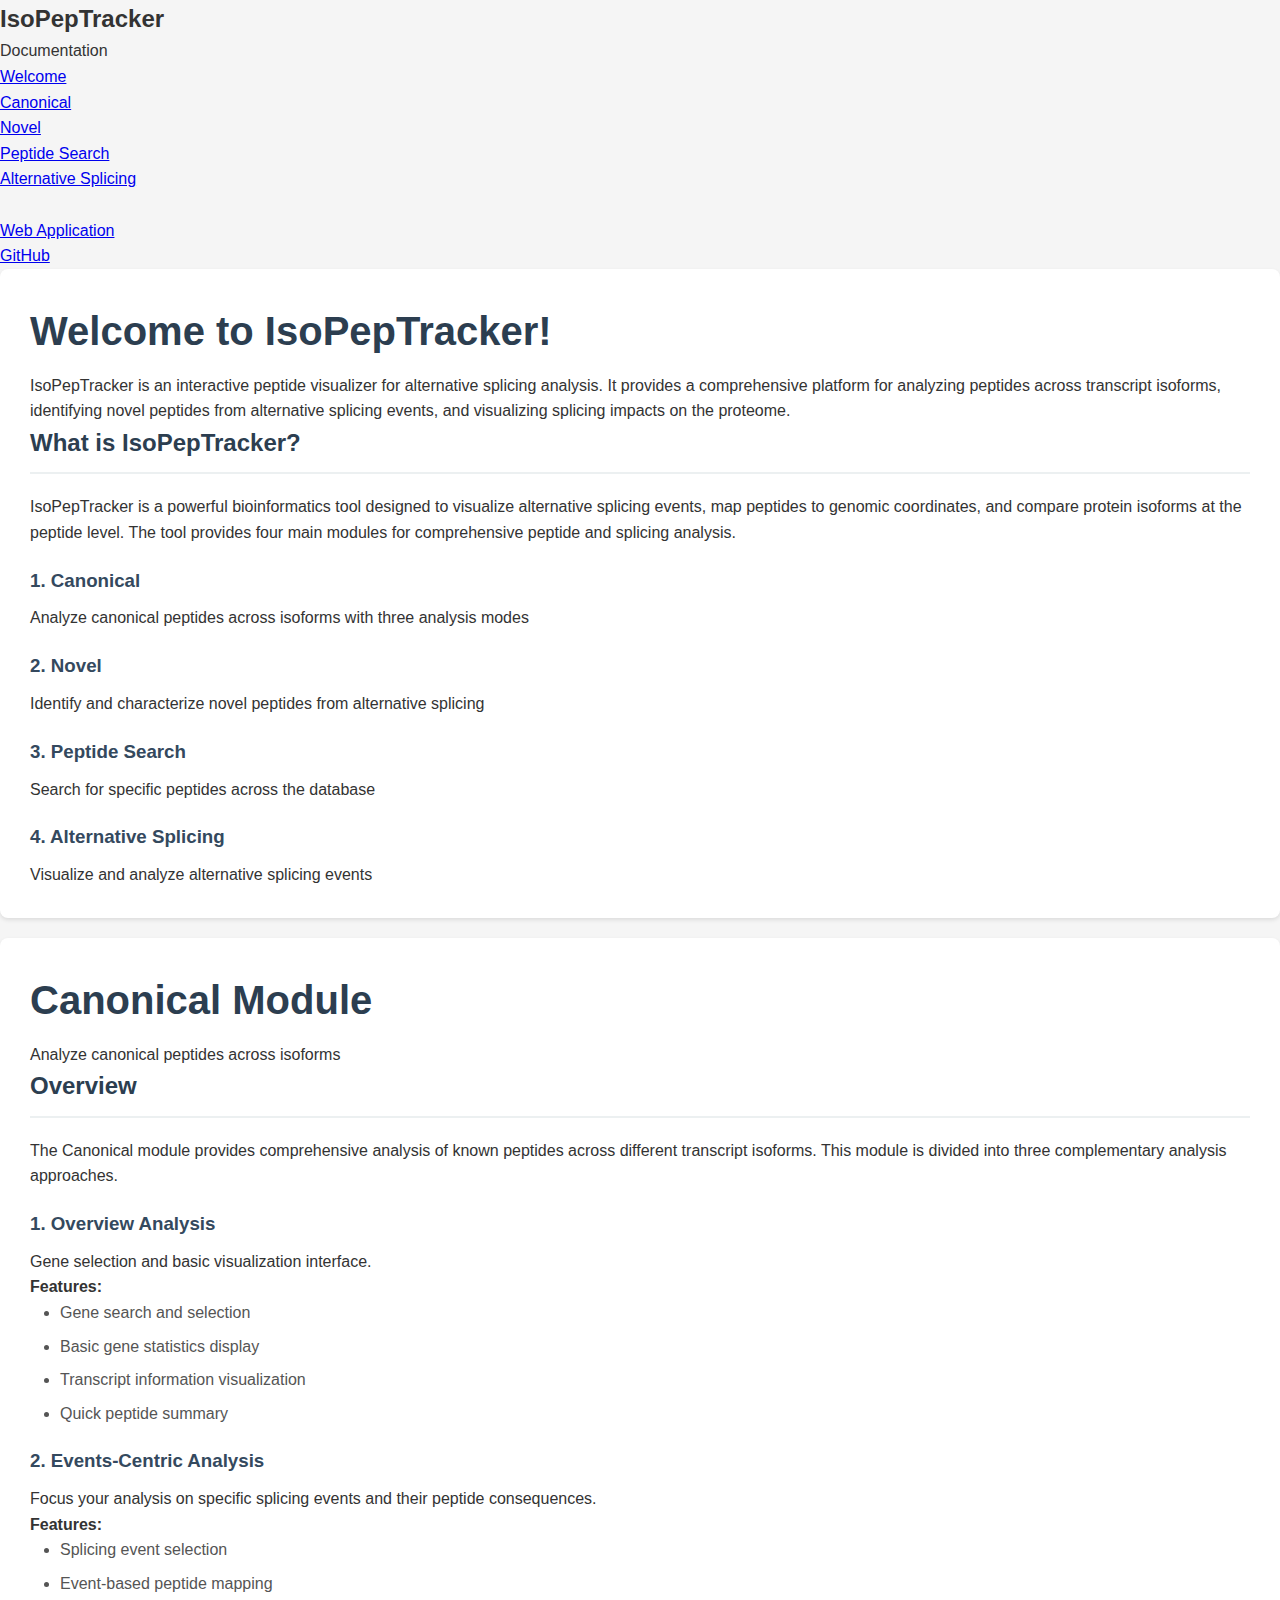
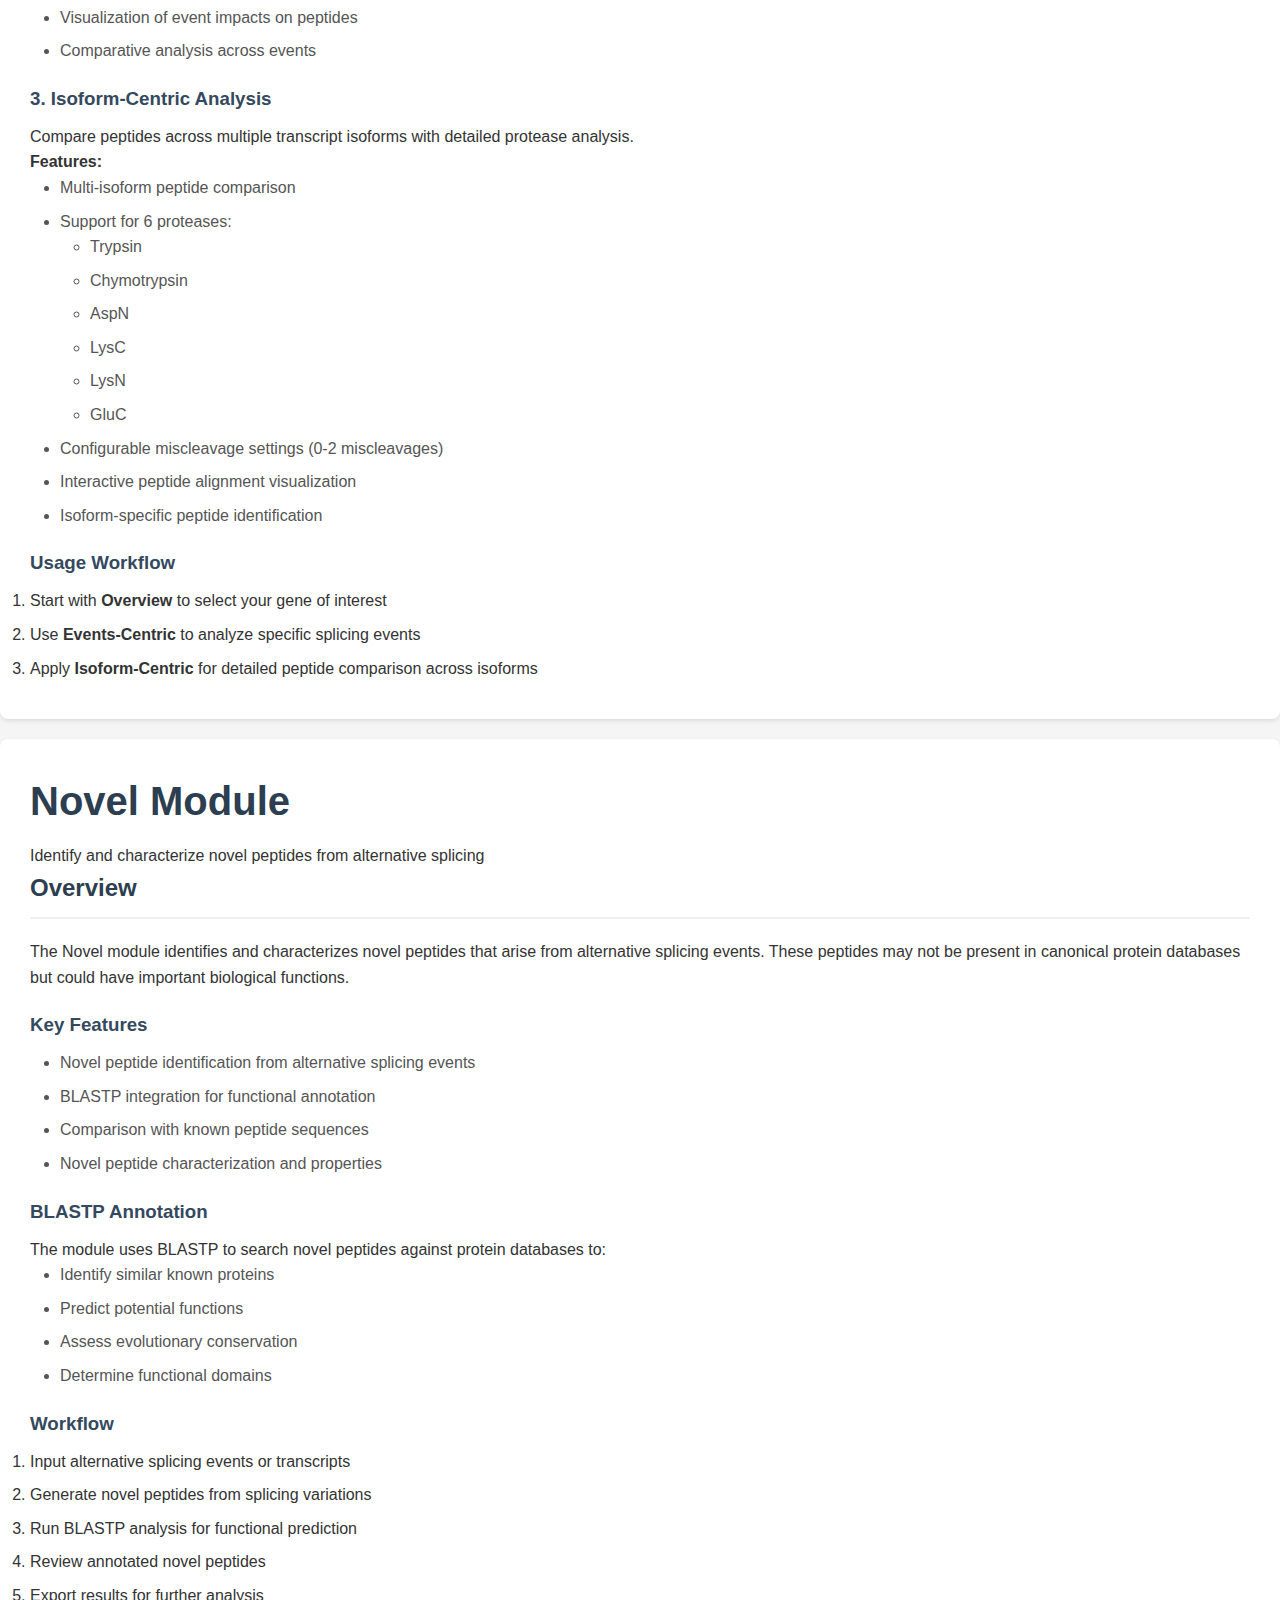
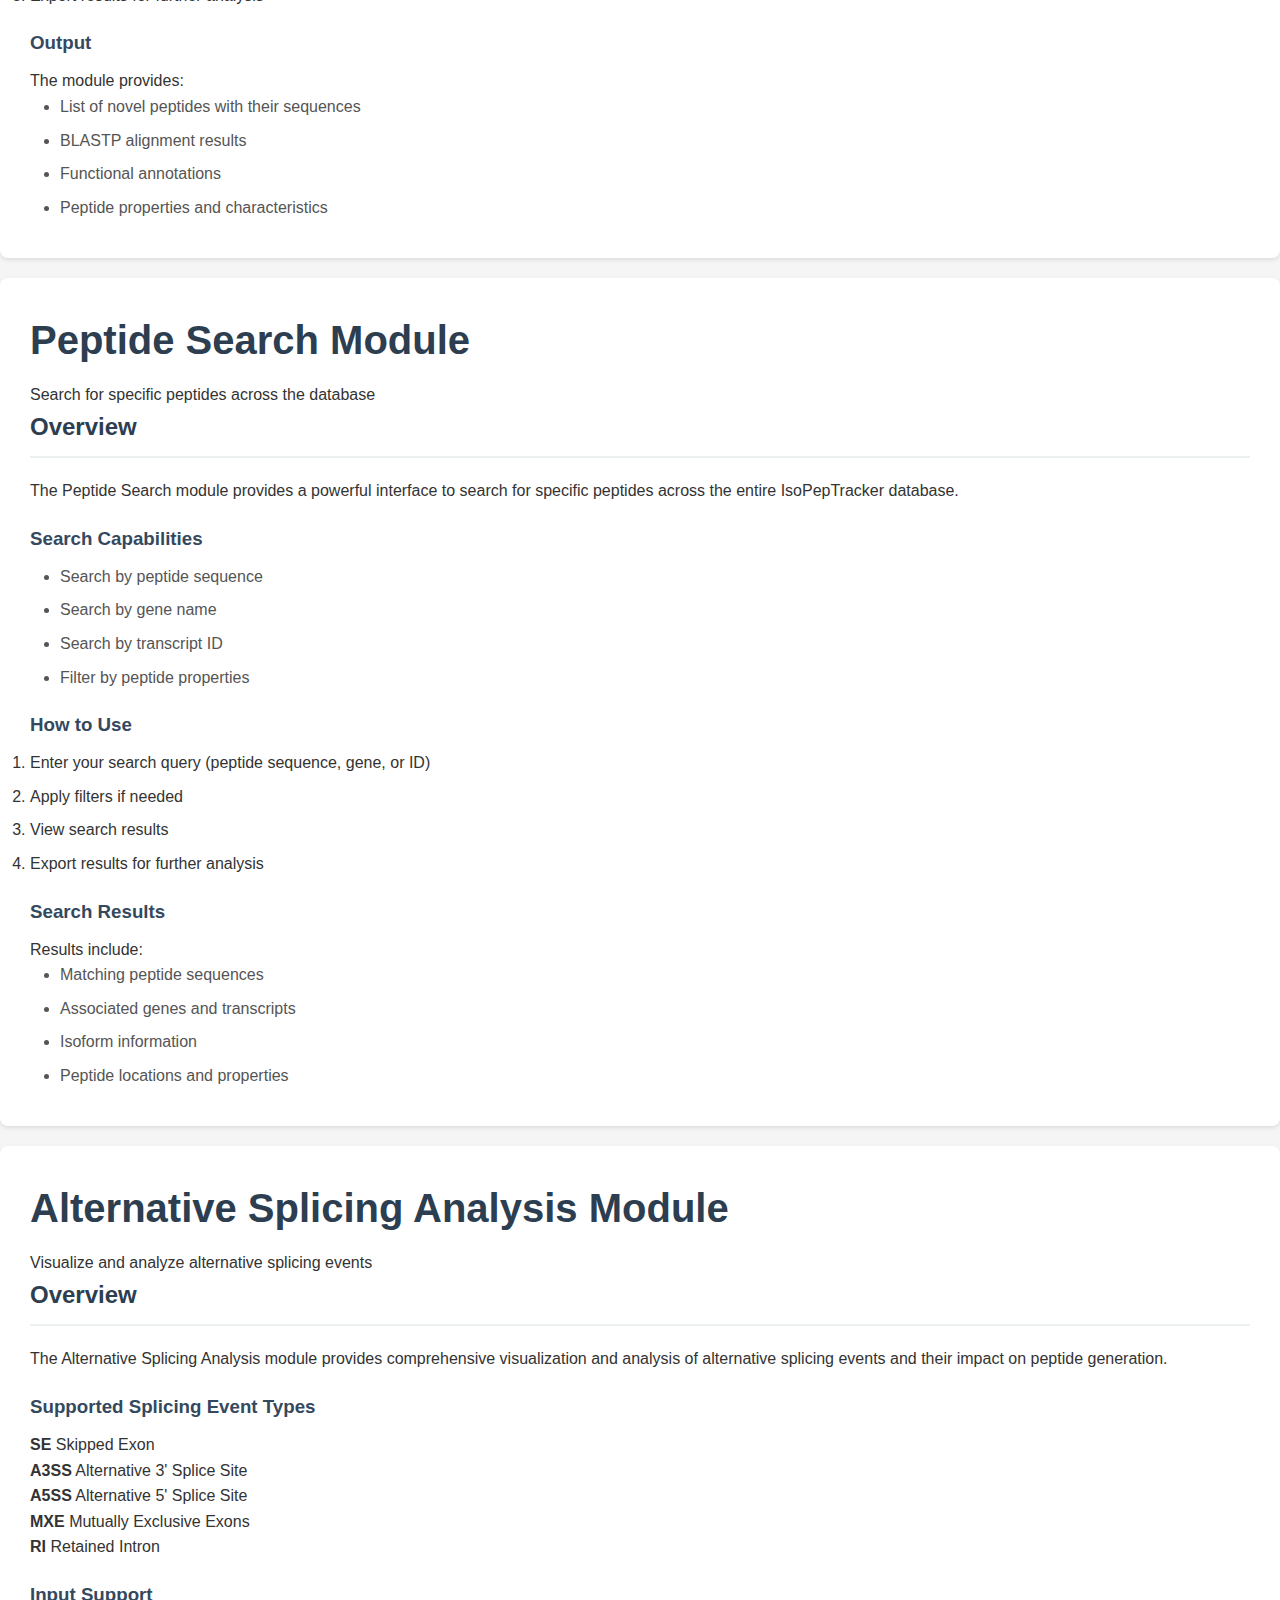
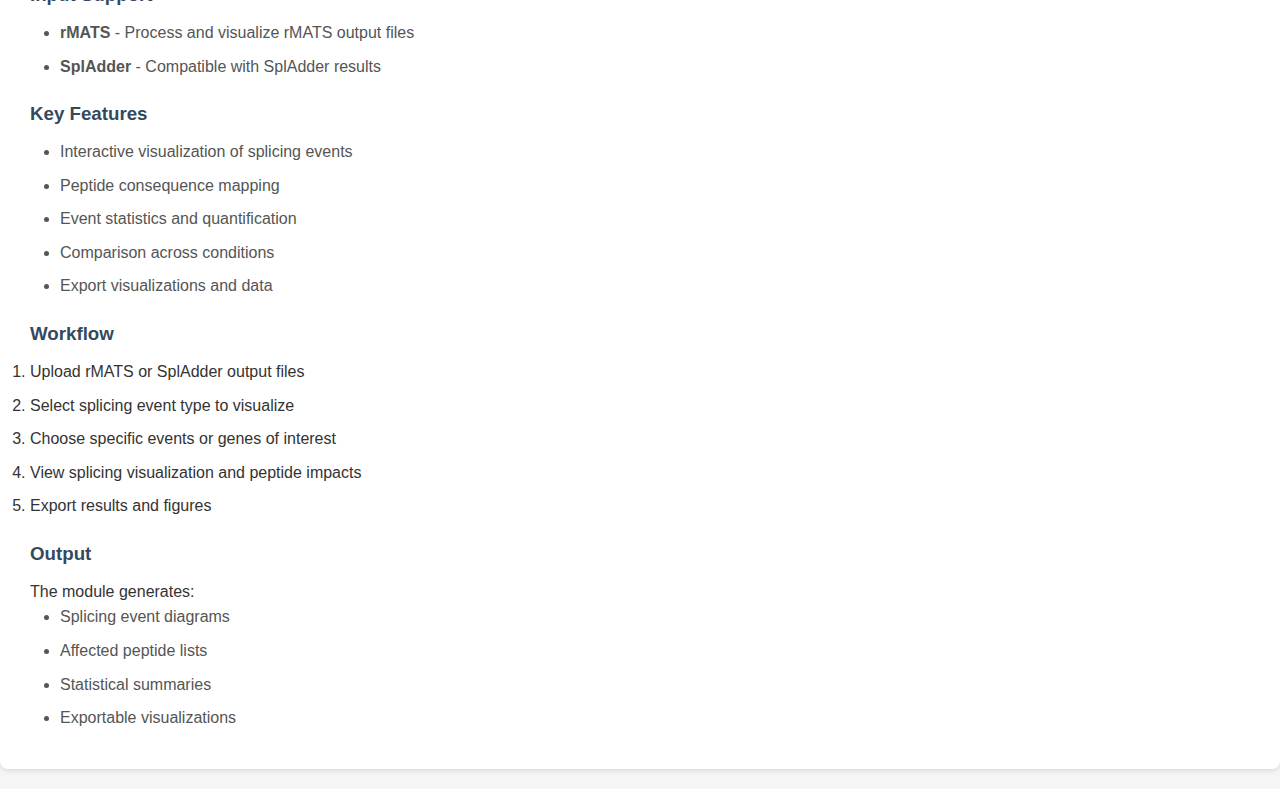
<file: index.html>
<!DOCTYPE html>
<html lang="en">
<head>
    <meta charset="UTF-8">
    <meta name="viewport" content="width=device-width, initial-scale=1.0">
    <title>IsoPepTracker Documentation</title>
    <link rel="stylesheet" href="styles.css">
</head>
<body>
    <nav class="sidebar">
        <div class="sidebar-header">
            <h2>IsoPepTracker</h2>
            <p>Documentation</p>
        </div>
        <ul class="nav-menu">
            <li><a href="#welcome" class="nav-link active">Welcome</a></li>
            <li><a href="#canonical" class="nav-link">Canonical</a></li>
            <li><a href="#novel" class="nav-link">Novel</a></li>
            <li><a href="#peptide-search" class="nav-link">Peptide Search</a></li>
            <li><a href="#alternative-splicing" class="nav-link">Alternative Splicing</a></li>
            <li class="nav-divider"></li>
            <li><a href="https://isopeptracker.org" class="nav-link external" target="_blank">Web Application</a></li>
            <li><a href="https://github.com/HuangLabAtUAB/IsoPepTracker" class="nav-link external" target="_blank">GitHub</a></li>
        </ul>
    </nav>

    <main class="main-content">
        <!-- Welcome Section -->
        <section id="welcome" class="content-section">
            <h1>Welcome to IsoPepTracker!</h1>
            
            <div class="intro-text">
                <p>IsoPepTracker is an interactive peptide visualizer for alternative splicing analysis. It provides a comprehensive platform for analyzing peptides across transcript isoforms, identifying novel peptides from alternative splicing events, and visualizing splicing impacts on the proteome.</p>
            </div>

            <h2>What is IsoPepTracker?</h2>
            <p>IsoPepTracker is a powerful bioinformatics tool designed to visualize alternative splicing events, map peptides to genomic coordinates, and compare protein isoforms at the peptide level. The tool provides four main modules for comprehensive peptide and splicing analysis.</p>

            <div class="modules-overview">
                <div class="module-card-inline">
                    <h3>1. Canonical</h3>
                    <p>Analyze canonical peptides across isoforms with three analysis modes</p>
                </div>
                <div class="module-card-inline">
                    <h3>2. Novel</h3>
                    <p>Identify and characterize novel peptides from alternative splicing</p>
                </div>
                <div class="module-card-inline">
                    <h3>3. Peptide Search</h3>
                    <p>Search for specific peptides across the database</p>
                </div>
                <div class="module-card-inline">
                    <h3>4. Alternative Splicing</h3>
                    <p>Visualize and analyze alternative splicing events</p>
                </div>
            </div>
        </section>

        <!-- Canonical Module -->
        <section id="canonical" class="content-section">
            <h1>Canonical Module</h1>
            <p class="section-subtitle">Analyze canonical peptides across isoforms</p>
            
            <div class="module-content">
                <h2>Overview</h2>
                <p>The Canonical module provides comprehensive analysis of known peptides across different transcript isoforms. This module is divided into three complementary analysis approaches.</p>

                <div class="subsection">
                    <h3>1. Overview Analysis</h3>
                    <p>Gene selection and basic visualization interface.</p>
                    <div class="feature-box">
                        <h4>Features:</h4>
                        <ul>
                            <li>Gene search and selection</li>
                            <li>Basic gene statistics display</li>
                            <li>Transcript information visualization</li>
                            <li>Quick peptide summary</li>
                        </ul>
                    </div>
                </div>

                <div class="subsection">
                    <h3>2. Events-Centric Analysis</h3>
                    <p>Focus your analysis on specific splicing events and their peptide consequences.</p>
                    <div class="feature-box">
                        <h4>Features:</h4>
                        <ul>
                            <li>Splicing event selection</li>
                            <li>Event-based peptide mapping</li>
                            <li>Visualization of event impacts on peptides</li>
                            <li>Comparative analysis across events</li>
                        </ul>
                    </div>
                </div>

                <div class="subsection">
                    <h3>3. Isoform-Centric Analysis</h3>
                    <p>Compare peptides across multiple transcript isoforms with detailed protease analysis.</p>
                    <div class="feature-box">
                        <h4>Features:</h4>
                        <ul>
                            <li>Multi-isoform peptide comparison</li>
                            <li>Support for 6 proteases:
                                <ul class="nested-list">
                                    <li>Trypsin</li>
                                    <li>Chymotrypsin</li>
                                    <li>AspN</li>
                                    <li>LysC</li>
                                    <li>LysN</li>
                                    <li>GluC</li>
                                </ul>
                            </li>
                            <li>Configurable miscleavage settings (0-2 miscleavages)</li>
                            <li>Interactive peptide alignment visualization</li>
                            <li>Isoform-specific peptide identification</li>
                        </ul>
                    </div>
                </div>

                <div class="workflow-box">
                    <h3>Usage Workflow</h3>
                    <ol>
                        <li>Start with <strong>Overview</strong> to select your gene of interest</li>
                        <li>Use <strong>Events-Centric</strong> to analyze specific splicing events</li>
                        <li>Apply <strong>Isoform-Centric</strong> for detailed peptide comparison across isoforms</li>
                    </ol>
                </div>
            </div>
        </section>

        <!-- Novel Module -->
        <section id="novel" class="content-section">
            <h1>Novel Module</h1>
            <p class="section-subtitle">Identify and characterize novel peptides from alternative splicing</p>
            
            <div class="module-content">
                <h2>Overview</h2>
                <p>The Novel module identifies and characterizes novel peptides that arise from alternative splicing events. These peptides may not be present in canonical protein databases but could have important biological functions.</p>

                <div class="feature-box">
                    <h3>Key Features</h3>
                    <ul>
                        <li>Novel peptide identification from alternative splicing events</li>
                        <li>BLASTP integration for functional annotation</li>
                        <li>Comparison with known peptide sequences</li>
                        <li>Novel peptide characterization and properties</li>
                    </ul>
                </div>

                <div class="subsection">
                    <h3>BLASTP Annotation</h3>
                    <p>The module uses BLASTP to search novel peptides against protein databases to:</p>
                    <ul>
                        <li>Identify similar known proteins</li>
                        <li>Predict potential functions</li>
                        <li>Assess evolutionary conservation</li>
                        <li>Determine functional domains</li>
                    </ul>
                </div>

                <div class="workflow-box">
                    <h3>Workflow</h3>
                    <ol>
                        <li>Input alternative splicing events or transcripts</li>
                        <li>Generate novel peptides from splicing variations</li>
                        <li>Run BLASTP analysis for functional prediction</li>
                        <li>Review annotated novel peptides</li>
                        <li>Export results for further analysis</li>
                    </ol>
                </div>

                <div class="output-box">
                    <h3>Output</h3>
                    <p>The module provides:</p>
                    <ul>
                        <li>List of novel peptides with their sequences</li>
                        <li>BLASTP alignment results</li>
                        <li>Functional annotations</li>
                        <li>Peptide properties and characteristics</li>
                    </ul>
                </div>
            </div>
        </section>

        <!-- Peptide Search Module -->
        <section id="peptide-search" class="content-section">
            <h1>Peptide Search Module</h1>
            <p class="section-subtitle">Search for specific peptides across the database</p>
            
            <div class="module-content">
                <h2>Overview</h2>
                <p>The Peptide Search module provides a powerful interface to search for specific peptides across the entire IsoPepTracker database.</p>

                <div class="feature-box">
                    <h3>Search Capabilities</h3>
                    <ul>
                        <li>Search by peptide sequence</li>
                        <li>Search by gene name</li>
                        <li>Search by transcript ID</li>
                        <li>Filter by peptide properties</li>
                    </ul>
                </div>

                <div class="workflow-box">
                    <h3>How to Use</h3>
                    <ol>
                        <li>Enter your search query (peptide sequence, gene, or ID)</li>
                        <li>Apply filters if needed</li>
                        <li>View search results</li>
                        <li>Export results for further analysis</li>
                    </ol>
                </div>

                <div class="output-box">
                    <h3>Search Results</h3>
                    <p>Results include:</p>
                    <ul>
                        <li>Matching peptide sequences</li>
                        <li>Associated genes and transcripts</li>
                        <li>Isoform information</li>
                        <li>Peptide locations and properties</li>
                    </ul>
                </div>
            </div>
        </section>

        <!-- Alternative Splicing Module -->
        <section id="alternative-splicing" class="content-section">
            <h1>Alternative Splicing Analysis Module</h1>
            <p class="section-subtitle">Visualize and analyze alternative splicing events</p>
            
            <div class="module-content">
                <h2>Overview</h2>
                <p>The Alternative Splicing Analysis module provides comprehensive visualization and analysis of alternative splicing events and their impact on peptide generation.</p>

                <div class="subsection">
                    <h3>Supported Splicing Event Types</h3>
                    <div class="event-types-grid">
                        <div class="event-type-card">
                            <strong>SE</strong>
                            <span>Skipped Exon</span>
                        </div>
                        <div class="event-type-card">
                            <strong>A3SS</strong>
                            <span>Alternative 3' Splice Site</span>
                        </div>
                        <div class="event-type-card">
                            <strong>A5SS</strong>
                            <span>Alternative 5' Splice Site</span>
                        </div>
                        <div class="event-type-card">
                            <strong>MXE</strong>
                            <span>Mutually Exclusive Exons</span>
                        </div>
                        <div class="event-type-card">
                            <strong>RI</strong>
                            <span>Retained Intron</span>
                        </div>
                    </div>
                </div>

                <div class="feature-box">
                    <h3>Input Support</h3>
                    <ul>
                        <li><strong>rMATS</strong> - Process and visualize rMATS output files</li>
                        <li><strong>SplAdder</strong> - Compatible with SplAdder results</li>
                    </ul>
                </div>

                <div class="feature-box">
                    <h3>Key Features</h3>
                    <ul>
                        <li>Interactive visualization of splicing events</li>
                        <li>Peptide consequence mapping</li>
                        <li>Event statistics and quantification</li>
                        <li>Comparison across conditions</li>
                        <li>Export visualizations and data</li>
                    </ul>
                </div>

                <div class="workflow-box">
                    <h3>Workflow</h3>
                    <ol>
                        <li>Upload rMATS or SplAdder output files</li>
                        <li>Select splicing event type to visualize</li>
                        <li>Choose specific events or genes of interest</li>
                        <li>View splicing visualization and peptide impacts</li>
                        <li>Export results and figures</li>
                    </ol>
                </div>

                <div class="output-box">
                    <h3>Output</h3>
                    <p>The module generates:</p>
                    <ul>
                        <li>Splicing event diagrams</li>
                        <li>Affected peptide lists</li>
                        <li>Statistical summaries</li>
                        <li>Exportable visualizations</li>
                    </ul>
                </div>
            </div>
        </section>
    </main>

    <script>
        // Smooth scrolling for navigation links
        document.querySelectorAll('.nav-link').forEach(link => {
            if (!link.classList.contains('external')) {
                link.addEventListener('click', function(e) {
                    e.preventDefault();
                    const targetId = this.getAttribute('href').substring(1);
                    const targetSection = document.getElementById(targetId);
                    if (targetSection) {
                        targetSection.scrollIntoView({ behavior: 'smooth', block: 'start' });
                        // Update active link
                        document.querySelectorAll('.nav-link').forEach(l => l.classList.remove('active'));
                        this.classList.add('active');
                    }
                });
            }
        });

        // Update active navigation on scroll
        window.addEventListener('scroll', () => {
            const sections = document.querySelectorAll('section');
            const scrollPos = window.scrollY + 100;
            
            sections.forEach(section => {
                const top = section.offsetTop;
                const height = section.offsetHeight;
                const id = section.getAttribute('id');
                
                if (scrollPos >= top && scrollPos <= top + height) {
                    document.querySelectorAll('.nav-link').forEach(l => l.classList.remove('active'));
                    document.querySelector(`.nav-link[href="#${id}"]`)?.classList.add('active');
                }
            });
        });
    </script>
</body>
</html>
</file>
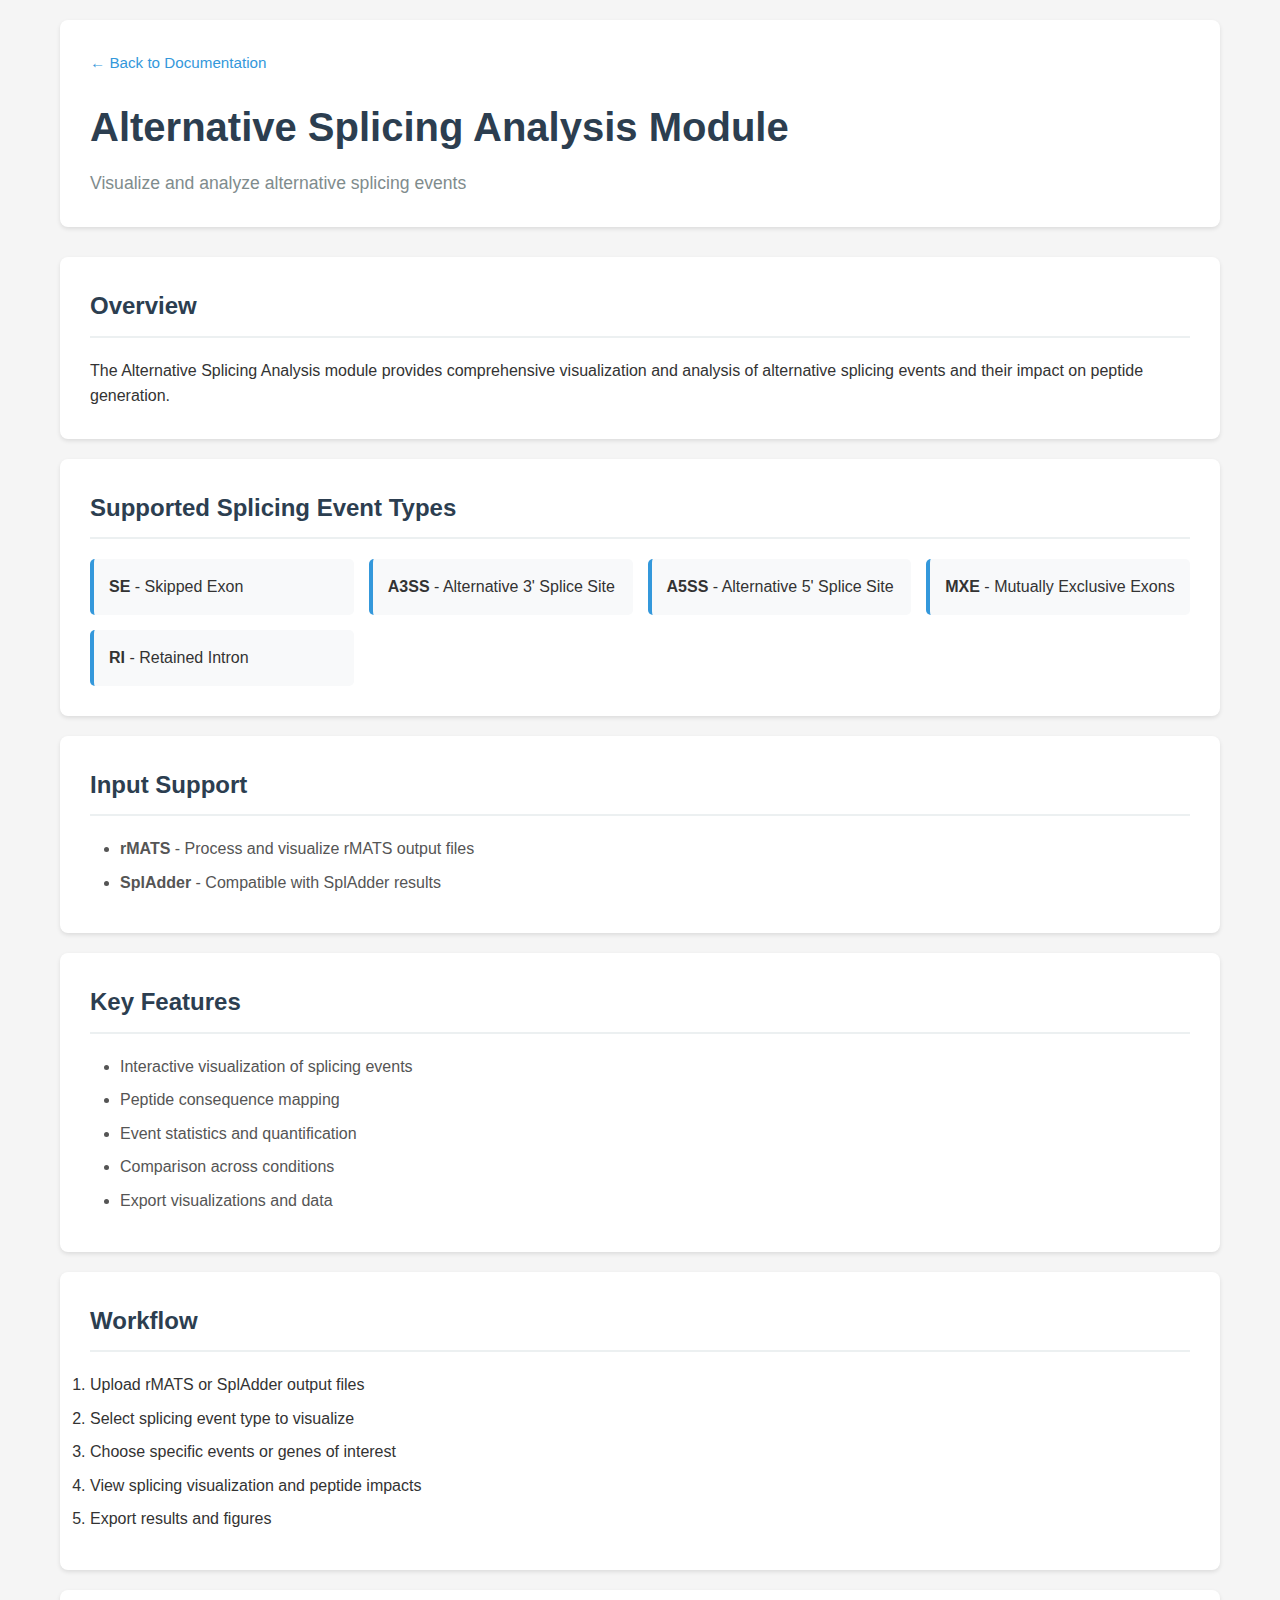
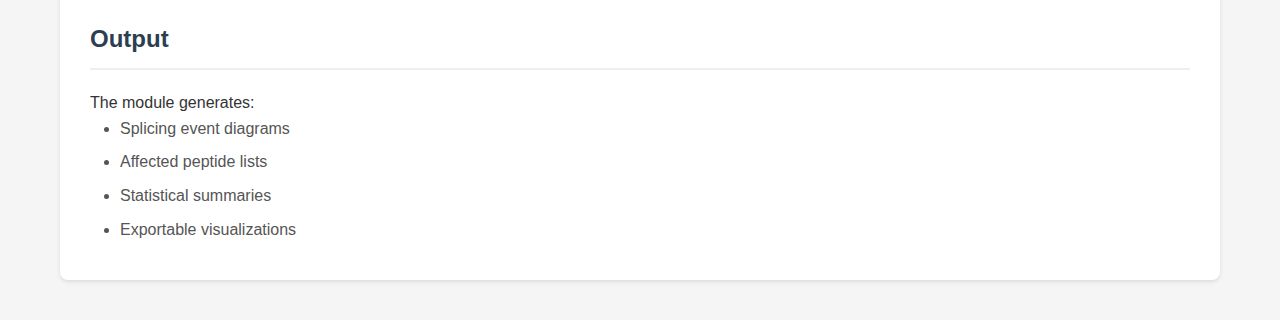
<file: alternative-splicing.html>
<!DOCTYPE html>
<html lang="en">
<head>
    <meta charset="UTF-8">
    <meta name="viewport" content="width=device-width, initial-scale=1.0">
    <title>Alternative Splicing Analysis Module - IsoPepTracker</title>
    <link rel="stylesheet" href="styles.css">
</head>
<body>
    <div class="container">
        <div class="module-header">
            <a href="index.html" class="back-link">← Back to Documentation</a>
            <h1>Alternative Splicing Analysis Module</h1>
            <p class="subtitle">Visualize and analyze alternative splicing events</p>
        </div>

        <div class="content-section">
            <h2>Overview</h2>
            <p>The Alternative Splicing Analysis module provides comprehensive visualization and analysis of alternative splicing events and their impact on peptide generation.</p>
        </div>

        <div class="content-section">
            <h2>Supported Splicing Event Types</h2>
            <div class="feature-list">
                <div class="feature-item">
                    <strong>SE</strong> - Skipped Exon
                </div>
                <div class="feature-item">
                    <strong>A3SS</strong> - Alternative 3' Splice Site
                </div>
                <div class="feature-item">
                    <strong>A5SS</strong> - Alternative 5' Splice Site
                </div>
                <div class="feature-item">
                    <strong>MXE</strong> - Mutually Exclusive Exons
                </div>
                <div class="feature-item">
                    <strong>RI</strong> - Retained Intron
                </div>
            </div>
        </div>

        <div class="content-section">
            <h2>Input Support</h2>
            <ul>
                <li><strong>rMATS</strong> - Process and visualize rMATS output files</li>
                <li><strong>SplAdder</strong> - Compatible with SplAdder results</li>
            </ul>
        </div>

        <div class="content-section">
            <h2>Key Features</h2>
            <ul>
                <li>Interactive visualization of splicing events</li>
                <li>Peptide consequence mapping</li>
                <li>Event statistics and quantification</li>
                <li>Comparison across conditions</li>
                <li>Export visualizations and data</li>
            </ul>
        </div>

        <div class="content-section">
            <h2>Workflow</h2>
            <ol>
                <li>Upload rMATS or SplAdder output files</li>
                <li>Select splicing event type to visualize</li>
                <li>Choose specific events or genes of interest</li>
                <li>View splicing visualization and peptide impacts</li>
                <li>Export results and figures</li>
            </ol>
        </div>

        <div class="content-section">
            <h2>Output</h2>
            <p>The module generates:</p>
            <ul>
                <li>Splicing event diagrams</li>
                <li>Affected peptide lists</li>
                <li>Statistical summaries</li>
                <li>Exportable visualizations</li>
            </ul>
        </div>
    </div>
</body>
</html>
</file>
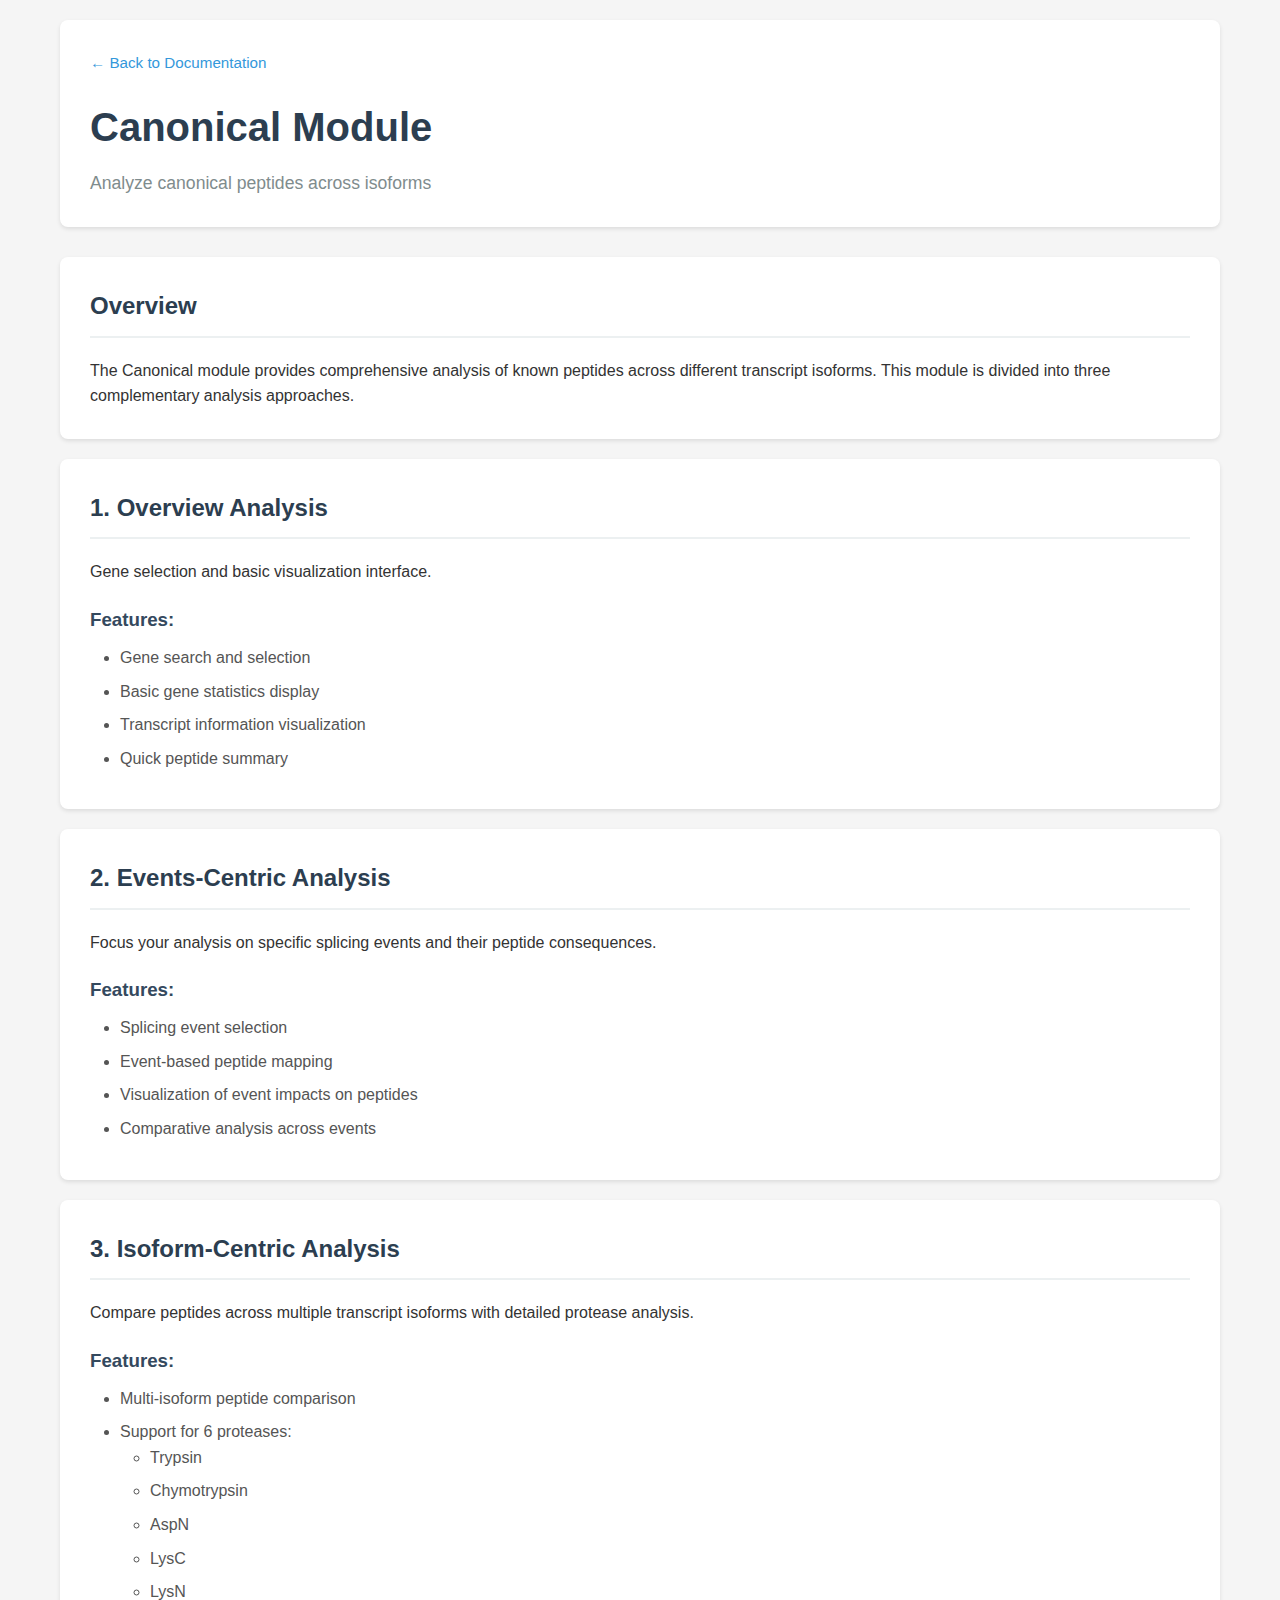
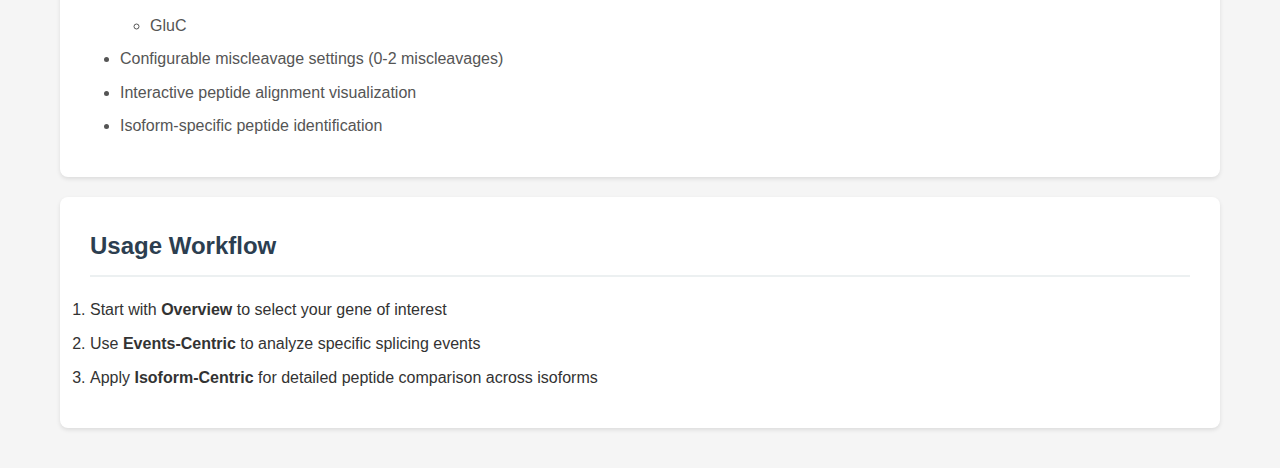
<file: canonical.html>
<!DOCTYPE html>
<html lang="en">
<head>
    <meta charset="UTF-8">
    <meta name="viewport" content="width=device-width, initial-scale=1.0">
    <title>Canonical Module - IsoPepTracker</title>
    <link rel="stylesheet" href="styles.css">
</head>
<body>
    <div class="container">
        <div class="module-header">
            <a href="index.html" class="back-link">← Back to Documentation</a>
            <h1>Canonical Module</h1>
            <p class="subtitle">Analyze canonical peptides across isoforms</p>
        </div>

        <div class="content-section">
            <h2>Overview</h2>
            <p>The Canonical module provides comprehensive analysis of known peptides across different transcript isoforms. This module is divided into three complementary analysis approaches.</p>
        </div>

        <div class="content-section">
            <h2>1. Overview Analysis</h2>
            <p>Gene selection and basic visualization interface.</p>
            <h3>Features:</h3>
            <ul>
                <li>Gene search and selection</li>
                <li>Basic gene statistics display</li>
                <li>Transcript information visualization</li>
                <li>Quick peptide summary</li>
            </ul>
        </div>

        <div class="content-section">
            <h2>2. Events-Centric Analysis</h2>
            <p>Focus your analysis on specific splicing events and their peptide consequences.</p>
            <h3>Features:</h3>
            <ul>
                <li>Splicing event selection</li>
                <li>Event-based peptide mapping</li>
                <li>Visualization of event impacts on peptides</li>
                <li>Comparative analysis across events</li>
            </ul>
        </div>

        <div class="content-section">
            <h2>3. Isoform-Centric Analysis</h2>
            <p>Compare peptides across multiple transcript isoforms with detailed protease analysis.</p>
            <h3>Features:</h3>
            <ul>
                <li>Multi-isoform peptide comparison</li>
                <li>Support for 6 proteases:
                    <ul>
                        <li>Trypsin</li>
                        <li>Chymotrypsin</li>
                        <li>AspN</li>
                        <li>LysC</li>
                        <li>LysN</li>
                        <li>GluC</li>
                    </ul>
                </li>
                <li>Configurable miscleavage settings (0-2 miscleavages)</li>
                <li>Interactive peptide alignment visualization</li>
                <li>Isoform-specific peptide identification</li>
            </ul>
        </div>

        <div class="content-section">
            <h2>Usage Workflow</h2>
            <ol>
                <li>Start with <strong>Overview</strong> to select your gene of interest</li>
                <li>Use <strong>Events-Centric</strong> to analyze specific splicing events</li>
                <li>Apply <strong>Isoform-Centric</strong> for detailed peptide comparison across isoforms</li>
            </ol>
        </div>
    </div>
</body>
</html>
</file>
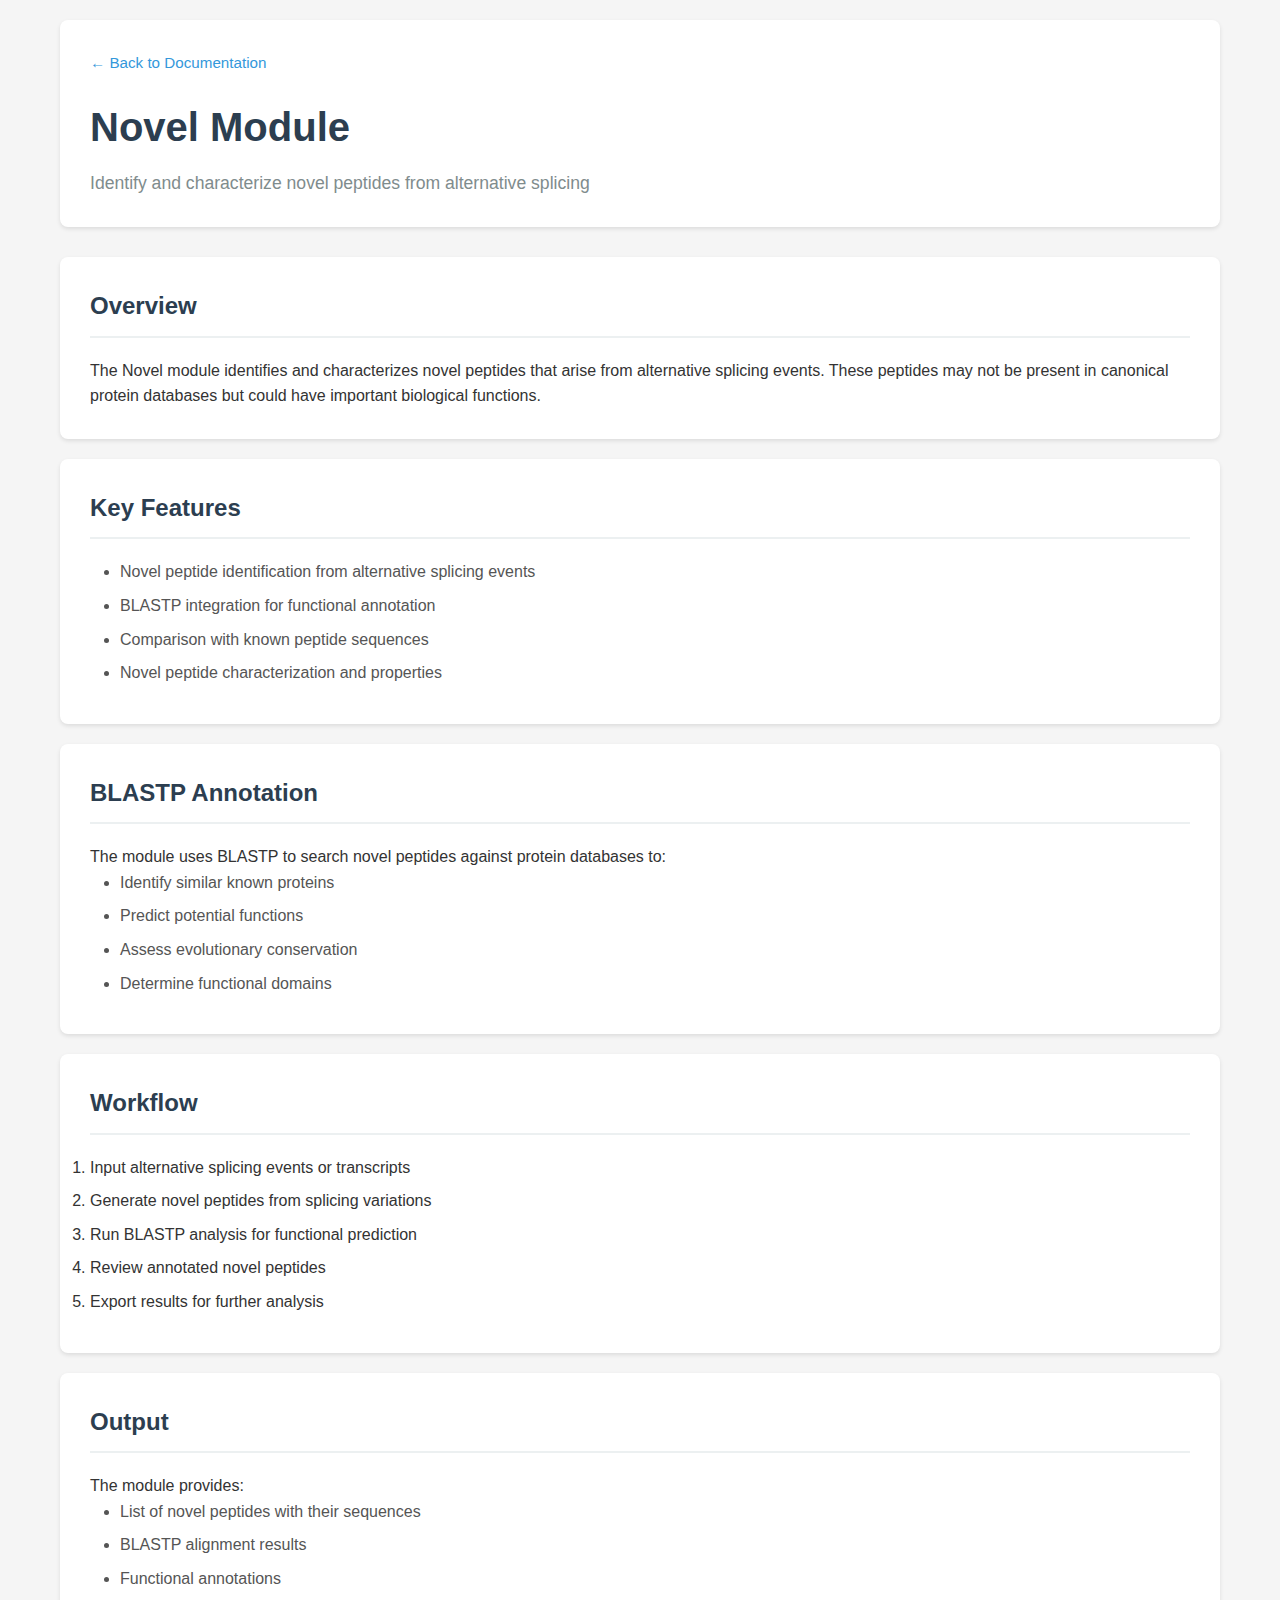
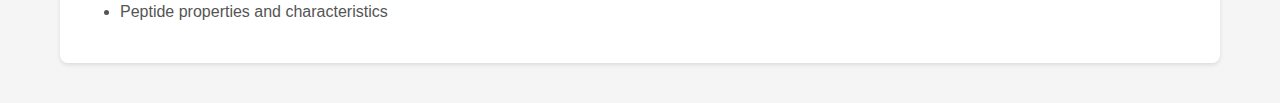
<file: novel.html>
<!DOCTYPE html>
<html lang="en">
<head>
    <meta charset="UTF-8">
    <meta name="viewport" content="width=device-width, initial-scale=1.0">
    <title>Novel Module - IsoPepTracker</title>
    <link rel="stylesheet" href="styles.css">
</head>
<body>
    <div class="container">
        <div class="module-header">
            <a href="index.html" class="back-link">← Back to Documentation</a>
            <h1>Novel Module</h1>
            <p class="subtitle">Identify and characterize novel peptides from alternative splicing</p>
        </div>

        <div class="content-section">
            <h2>Overview</h2>
            <p>The Novel module identifies and characterizes novel peptides that arise from alternative splicing events. These peptides may not be present in canonical protein databases but could have important biological functions.</p>
        </div>

        <div class="content-section">
            <h2>Key Features</h2>
            <ul>
                <li>Novel peptide identification from alternative splicing events</li>
                <li>BLASTP integration for functional annotation</li>
                <li>Comparison with known peptide sequences</li>
                <li>Novel peptide characterization and properties</li>
            </ul>
        </div>

        <div class="content-section">
            <h2>BLASTP Annotation</h2>
            <p>The module uses BLASTP to search novel peptides against protein databases to:</p>
            <ul>
                <li>Identify similar known proteins</li>
                <li>Predict potential functions</li>
                <li>Assess evolutionary conservation</li>
                <li>Determine functional domains</li>
            </ul>
        </div>

        <div class="content-section">
            <h2>Workflow</h2>
            <ol>
                <li>Input alternative splicing events or transcripts</li>
                <li>Generate novel peptides from splicing variations</li>
                <li>Run BLASTP analysis for functional prediction</li>
                <li>Review annotated novel peptides</li>
                <li>Export results for further analysis</li>
            </ol>
        </div>

        <div class="content-section">
            <h2>Output</h2>
            <p>The module provides:</p>
            <ul>
                <li>List of novel peptides with their sequences</li>
                <li>BLASTP alignment results</li>
                <li>Functional annotations</li>
                <li>Peptide properties and characteristics</li>
            </ul>
        </div>
    </div>
</body>
</html>
</file>
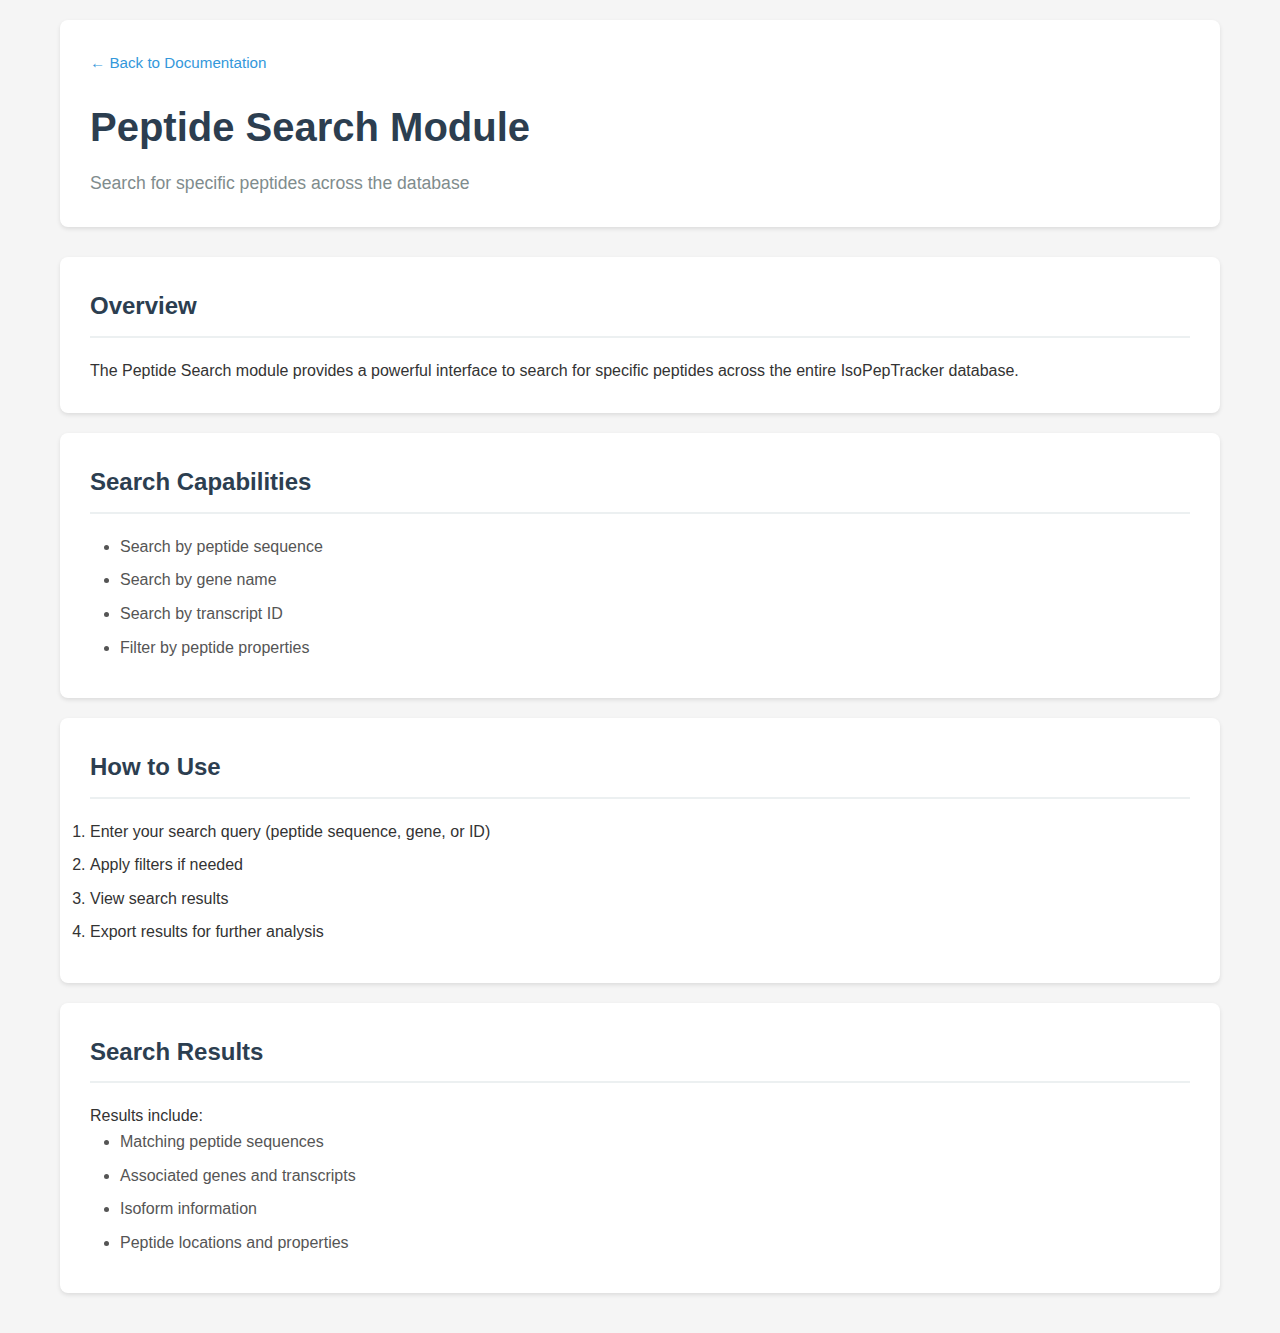
<file: peptide-search.html>
<!DOCTYPE html>
<html lang="en">
<head>
    <meta charset="UTF-8">
    <meta name="viewport" content="width=device-width, initial-scale=1.0">
    <title>Peptide Search Module - IsoPepTracker</title>
    <link rel="stylesheet" href="styles.css">
</head>
<body>
    <div class="container">
        <div class="module-header">
            <a href="index.html" class="back-link">← Back to Documentation</a>
            <h1>Peptide Search Module</h1>
            <p class="subtitle">Search for specific peptides across the database</p>
        </div>

        <div class="content-section">
            <h2>Overview</h2>
            <p>The Peptide Search module provides a powerful interface to search for specific peptides across the entire IsoPepTracker database.</p>
        </div>

        <div class="content-section">
            <h2>Search Capabilities</h2>
            <ul>
                <li>Search by peptide sequence</li>
                <li>Search by gene name</li>
                <li>Search by transcript ID</li>
                <li>Filter by peptide properties</li>
            </ul>
        </div>

        <div class="content-section">
            <h2>How to Use</h2>
            <ol>
                <li>Enter your search query (peptide sequence, gene, or ID)</li>
                <li>Apply filters if needed</li>
                <li>View search results</li>
                <li>Export results for further analysis</li>
            </ol>
        </div>

        <div class="content-section">
            <h2>Search Results</h2>
            <p>Results include:</p>
            <ul>
                <li>Matching peptide sequences</li>
                <li>Associated genes and transcripts</li>
                <li>Isoform information</li>
                <li>Peptide locations and properties</li>
            </ul>
        </div>
    </div>
</body>
</html>
</file>
<file: styles.css>
* {
    margin: 0;
    padding: 0;
    box-sizing: border-box;
}

body {
    font-family: -apple-system, BlinkMacSystemFont, 'Segoe UI', Roboto, Oxygen, Ubuntu, sans-serif;
    line-height: 1.6;
    color: #333;
    background-color: #f5f5f5;
}

.container {
    max-width: 1200px;
    margin: 0 auto;
    padding: 20px;
}

header {
    text-align: center;
    padding: 40px 0;
    background-color: white;
    border-radius: 8px;
    margin-bottom: 40px;
    box-shadow: 0 2px 4px rgba(0,0,0,0.1);
}

h1 {
    color: #2c3e50;
    font-size: 2.5em;
    margin-bottom: 10px;
}

.subtitle {
    color: #7f8c8d;
    font-size: 1.1em;
}

.modules-grid {
    display: grid;
    grid-template-columns: repeat(auto-fit, minmax(300px, 1fr));
    gap: 20px;
    margin-bottom: 40px;
}

.module-card {
    background: white;
    padding: 30px;
    border-radius: 8px;
    box-shadow: 0 2px 4px rgba(0,0,0,0.1);
    text-decoration: none;
    color: inherit;
    transition: transform 0.2s, box-shadow 0.2s;
}

.module-card:hover {
    transform: translateY(-5px);
    box-shadow: 0 5px 15px rgba(0,0,0,0.2);
}

.module-card h2 {
    color: #3498db;
    margin-bottom: 15px;
    font-size: 1.5em;
}

.module-card p {
    color: #555;
    margin-bottom: 10px;
}

.module-card ul {
    list-style-position: inside;
    color: #666;
    margin-left: 10px;
}

footer {
    text-align: center;
    padding: 20px;
    background-color: white;
    border-radius: 8px;
    box-shadow: 0 2px 4px rgba(0,0,0,0.1);
}

footer p {
    margin: 5px 0;
    color: #666;
}

footer a {
    color: #3498db;
    text-decoration: none;
}

footer a:hover {
    text-decoration: underline;
}

/* Module pages */
.module-header {
    background-color: white;
    padding: 30px;
    border-radius: 8px;
    margin-bottom: 30px;
    box-shadow: 0 2px 4px rgba(0,0,0,0.1);
}

.back-link {
    display: inline-block;
    margin-bottom: 20px;
    color: #3498db;
    text-decoration: none;
    font-size: 0.95em;
}

.back-link:hover {
    text-decoration: underline;
}

.content-section {
    background: white;
    padding: 30px;
    border-radius: 8px;
    margin-bottom: 20px;
    box-shadow: 0 2px 4px rgba(0,0,0,0.1);
}

.content-section h2 {
    color: #2c3e50;
    margin-bottom: 20px;
    padding-bottom: 10px;
    border-bottom: 2px solid #ecf0f1;
}

.content-section h3 {
    color: #34495e;
    margin-top: 20px;
    margin-bottom: 10px;
}

.content-section ul {
    margin-left: 30px;
    color: #555;
}

.content-section li {
    margin-bottom: 8px;
}

.feature-list {
    display: grid;
    grid-template-columns: repeat(auto-fit, minmax(250px, 1fr));
    gap: 15px;
    margin-top: 15px;
}

.feature-item {
    padding: 15px;
    background-color: #f8f9fa;
    border-radius: 5px;
    border-left: 4px solid #3498db;
}
</file>
